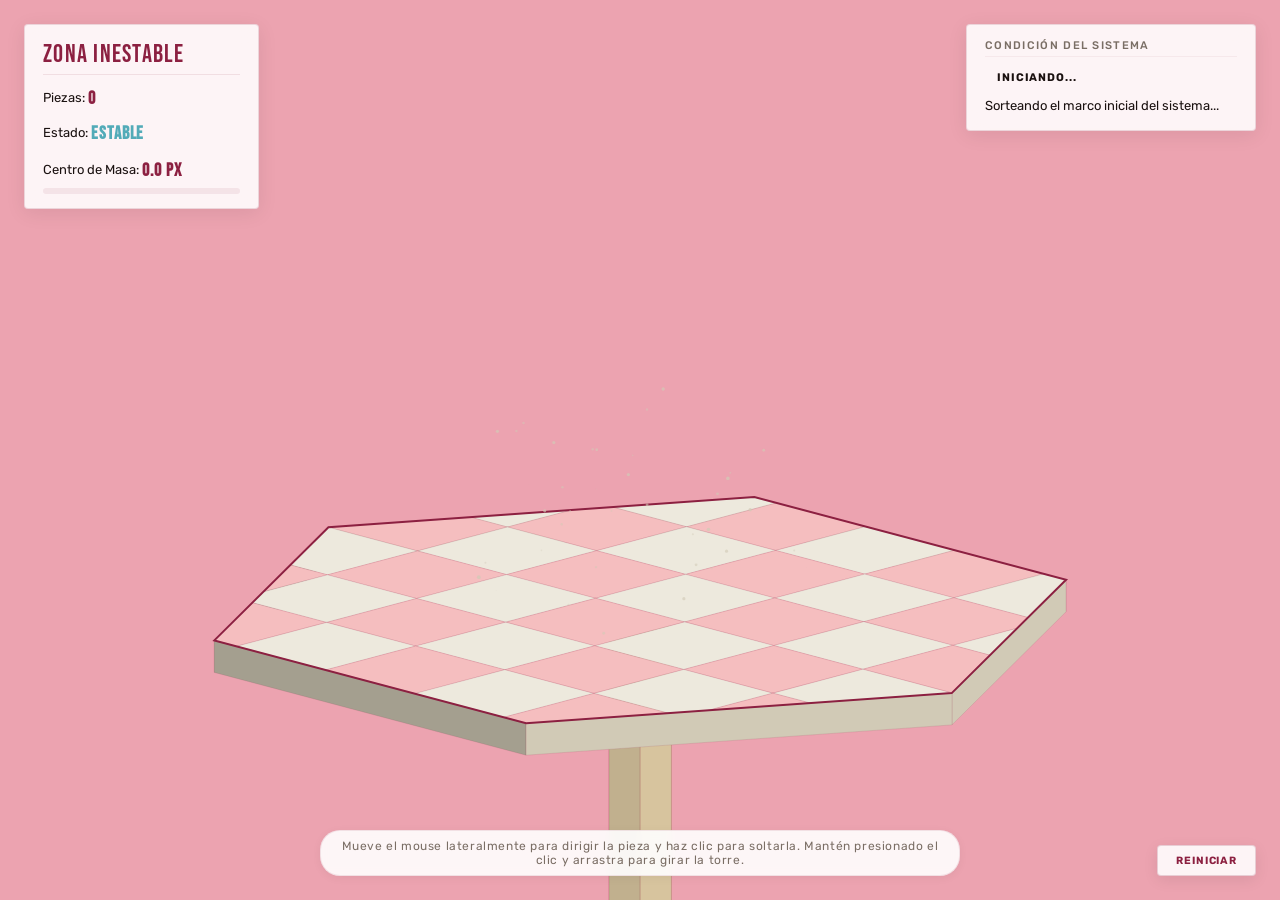
<file: juego.html>
<!DOCTYPE html>
<html lang="es">
<head>
  <meta charset="UTF-8">
  <meta name="viewport" content="width=device-width, initial-scale=1.0">
  <title>Zona Inestable — Experiencia Interactiva 3D</title>
  <link rel="preconnect" href="https://fonts.googleapis.com">
  <link href="https://fonts.googleapis.com/css2?family=Bebas+Neue&family=Rubik:wght@400;500;700;900&display=swap" rel="stylesheet">
  <link rel="stylesheet" href="juego.css">
</head>
<body>

  <!-- Contenedor Pantalla Completa de la Experiencia -->
  <div class="fullscreen-container" id="canvas-container">
    <!-- Canvas para dibujar la plataforma única en perspectiva isométrica -->
    <canvas id="tower-canvas"></canvas>
    
    <!-- Instrucción inferior -->
    <div class="canvas-instruction">
      Mueve el mouse lateralmente para dirigir la pieza y haz clic para soltarla. Mantén presionado el clic y arrastra para girar la torre.
    </div>
    
    <!-- Widget Superior Izquierdo: Métricas del Sistema -->
    <div class="overlay-panel top-left-panel">
      <div class="panel-title">Zona Inestable</div>
      <div class="panel-row">Piezas: <strong id="pieces-count">0</strong></div>
      <div class="panel-row">Estado: <strong id="system-state" style="color: #52ABB8;">Estable</strong></div>
      <div class="panel-row stability-row">
        <span>Centro de Masa: <strong id="stability-dev">0.0 px</strong></span>
        <div class="mini-bar">
          <div class="stability-fill" id="stability-fill" style="width: 0%;"></div>
        </div>
      </div>
    </div>

    <!-- Widget Superior Derecho: Condición del Azar -->
    <div class="overlay-panel top-right-panel" id="cond-card">
      <div class="panel-lbl">Condición del Sistema</div>
      <span class="cond-badge" id="cond-badge">Iniciando...</span>
      <div class="cond-desc" id="cond-desc">Sorteando el marco inicial del sistema...</div>
    </div>
    <button id="btn-reiniciar-directo" class="btn-reiniciar-directo" onclick="window.reiniciarExperiencia()">Reiniciar</button>
  </div>

  <!-- Modal de Colapso Crítico (Fin de Juego) -->
  <div id="collapse-modal" class="modal-overlay oculto">
    <div class="modal-box">
      <div class="modal-ey">Tensión Crítica</div>
      <div class="modal-tit">Colapso del Sistema</div>
      <div class="modal-desc">
        "La estabilidad nunca fue permanente. Cada condición transformó las posibilidades del sistema."
      </div>
      <div class="modal-stats">
        <div class="m-st">
          <div class="m-num" id="final-pieces">0</div>
          <div class="m-lbl">Piezas Asentadas</div>
        </div>
      </div>
      <div class="modal-opts">
        <button class="m-opt prim" onclick="reiniciarExperiencia()">Reiniciar Experiencia</button>
        <button class="m-opt" onclick="volverLanding()">Volver al Landing</button>
      </div>
    </div>
  </div>

  <script src="magia.js"></script>
</body>
</html>
</file>
<file: juego.css>
/* ══════════════════════════════════════════
   ZONA INESTABLE — paraprobar.css
   Estilo Editorial Contemporáneo & Simulador
   ══════════════════════════════════════════ */

*, *::before, *::after { box-sizing: border-box; margin: 0; padding: 0; }

:root {
  --crema:       #EDE9DD;
  --celeste:     #52ABB8;
  --frambuesa:   #8C2041;
  --rosa:        #F5BEBF;
  --frambuesa-d: #6a1830;
  --dark:        #1a1110;
  --muted:       #7a6e65;
  --white:       #ffffff;
}

/* Personalización del Scrollbar General */
html {
  scrollbar-width: thin;
  scrollbar-color: var(--frambuesa) #FEFBF2;
}

::-webkit-scrollbar {
  width: 10px;
  height: 10px;
}

::-webkit-scrollbar-track {
  background: #FEFBF2;
  border-left: 1px solid rgba(140, 32, 65, 0.08);
}

::-webkit-scrollbar-thumb {
  background: var(--frambuesa);
  border-radius: 5px;
  border: 2px solid #FEFBF2;
}

::-webkit-scrollbar-thumb:hover {
  background: var(--frambuesa-d);
}

body {
  background: var(--crema);
  color: var(--dark);
  font-family: 'Rubik', sans-serif;
  overflow: hidden;
  height: 100vh;
  width: 100vw;
}

/* ─── CABECERA ─── */
.exp-hdr {
  background: var(--frambuesa);
  color: var(--white);
  padding: 14px 28px;
  display: flex;
  justify-content: space-between;
  align-items: center;
  flex-shrink: 0;
  z-index: 100;
  height: 54px;
}
.exp-hdr-l {
  font-size: 11px;
  letter-spacing: .15em;
  text-transform: uppercase;
  font-weight: 500;
}
.exp-hdr-r {
  display: flex;
  gap: 24px;
  font-size: 11px;
  color: rgba(255,255,255,.6);
}
.exp-hdr-r strong {
  color: var(--rosa);
  font-weight: 500;
}

/* ─── CUERPO PRINCIPAL ─── */
.exp-body {
  display: grid;
  grid-template-columns: 1.15fr 0.85fr;
  height: calc(100vh - 54px);
  width: 100%;
  overflow: hidden;
  position: relative;
}

/* ─── COLUMNA IZQUIERDA: CANVAS ─── */
.exp-left {
  height: 100%;
  width: 100%;
  display: flex;
  align-items: center;
  justify-content: center;
  padding: 20px;
  background: #ECA3B0; /* Dusty pink background matching Figma */
  position: relative;
}
.canvas-container {
  width: 100%;
  height: 100%;
  max-width: 600px;
  max-height: 600px;
  position: relative;
  display: flex;
  flex-direction: column;
  align-items: center;
  justify-content: center;
}
#tower-canvas {
  width: 100%;
  height: 100%;
  background: transparent;
  cursor: grab; /* Cursor para deslizarse */
}
.canvas-instruction {
  position: absolute;
  bottom: -5px;
  font-size: 10px;
  color: var(--muted);
  text-align: center;
  letter-spacing: 0.05em;
  background: rgba(232, 227, 213, 0.9);
  padding: 4px 12px;
  border-radius: 20px;
  border: 1px solid rgba(140, 32, 65, 0.06);
}

/* ─── COLUMNA DERECHA: PANEL DE CONTROL ─── */
.exp-right {
  height: 100%;
  overflow-y: auto;
  border-left: 1px solid rgba(140, 32, 65, 0.08);
  padding: 24px;
  display: flex;
  flex-direction: column;
  gap: 16px;
  background: var(--white);
  justify-content: flex-start;
}

/* Tarjetas */
.card {
  border: 1px solid rgba(140, 32, 65, 0.1);
  border-radius: 3px;
  padding: 16px 20px;
  background: var(--white);
  display: flex;
  flex-direction: column;
  gap: 8px;
}
.card-lbl {
  font-size: 9px;
  letter-spacing: .12em;
  text-transform: uppercase;
  color: var(--muted);
  font-weight: 500;
  border-bottom: 1px solid rgba(140, 32, 65, 0.06);
  padding-bottom: 6px;
}

/* Guía rápida */
.tutorial-card {
  border: 1px solid rgba(140, 32, 65, 0.12);
  border-left: 4px solid var(--frambuesa);
  border-radius: 3px;
  padding: 14px 18px;
  background: #FAF9F6;
}
.tut-header {
  font-size: 11px;
  letter-spacing: .12em;
  text-transform: uppercase;
  color: var(--frambuesa);
  font-weight: bold;
  margin-bottom: 6px;
}
.tut-desc {
  font-size: 11.5px;
  line-height: 1.5;
  color: var(--dark);
}
.tut-desc strong {
  color: var(--frambuesa);
}

/* Condición activa */
.cond-info-wrap {
  display: flex;
  flex-direction: column;
  gap: 10px;
  margin-top: 4px;
}
.cond-badge {
  align-self: flex-start;
  font-size: 11px;
  letter-spacing: .08em;
  text-transform: uppercase;
  padding: 4px 12px;
  border-radius: 3px;
  font-weight: bold;
}
/* Estilos dinámicos para los modificadores */
.cond-badge.b-peso      { background: rgba(140, 32, 65, 0.12); color: var(--frambuesa); }
.cond-badge.b-tamaño    { background: rgba(26, 107, 120, 0.12); color: #1a6b78; }
.cond-badge.b-forma     { background: rgba(90, 66, 21, 0.12); color: #5a4215; }
.cond-badge.b-viento    { background: rgba(166, 221, 229, 0.35); color: #1a5c65; }
.cond-badge.b-vibración { background: rgba(122, 110, 101, 0.18); color: var(--dark); }
.cond-badge.b-inercia   { background: rgba(140, 32, 65, 0.08); color: var(--frambuesa-d); border: 1px dashed var(--frambuesa); }
.cond-badge.b-gravedad  { background: rgba(245, 190, 191, 0.45); color: var(--frambuesa-d); }

.cond-desc {
  font-size: 13px;
  line-height: 1.5;
  color: var(--dark);
}

/* Estabilidad */
.stability-wrap {
  display: flex;
  flex-direction: column;
  gap: 10px;
  margin-top: 4px;
}
.stability-badge {
  align-self: flex-start;
  font-size: 11px;
  letter-spacing: .08em;
  text-transform: uppercase;
  padding: 4px 12px;
  border-radius: 3px;
  font-weight: bold;
  transition: all 0.3s;
}
.stability-badge.estable   { background: rgba(45, 92, 58, 0.12); color: #2d5c3a; }
.stability-badge.inestable { background: rgba(90, 66, 21, 0.12); color: #5a4215; }
.stability-badge.critico   { background: rgba(140, 32, 65, 0.12); color: var(--frambuesa); }

.stability-bar {
  width: 100%;
  height: 8px;
  background: rgba(140, 32, 65, 0.08);
  border-radius: 4px;
  overflow: hidden;
  border: 1px solid rgba(140, 32, 65, 0.04);
}
.stability-fill {
  height: 100%;
  width: 0%;
  background: #2d5c3a;
  border-radius: 4px;
  transition: width 0.4s cubic-bezier(0.25, 0.8, 0.25, 1), background-color 0.4s;
}
.stability-metrics {
  display: flex;
  justify-content: space-between;
  font-size: 11px;
  color: var(--muted);
}
.stability-metrics strong {
  color: var(--dark);
}

/* Log de Impactos */
.exp-log {
  flex: 1;
  min-height: 140px;
  max-height: 200px;
}
.log-list {
  display: flex;
  flex-direction: column;
  gap: 6px;
  overflow-y: auto;
  flex: 1;
  padding-right: 6px;
}
.log-e {
  font-size: 11px;
  color: var(--muted);
  display: flex;
  gap: 10px;
  line-height: 1.4;
  align-items: flex-start;
}
.log-t {
  color: var(--frambuesa);
  font-weight: bold;
  min-width: 24px;
}
.log-txt {
  color: var(--dark);
}
.log-e.alert .log-txt {
  color: var(--frambuesa);
  font-weight: 500;
}

/* ─── MODAL DE COLAPSO ─── */
.modal-overlay {
  position: absolute;
  inset: 0;
  background: rgba(237, 233, 221, 0.97);
  display: flex;
  align-items: center;
  justify-content: center;
  z-index: 200;
}
.modal-box {
  background: var(--white);
  border-top: 4px solid var(--frambuesa);
  border-radius: 3px;
  padding: 36px 42px;
  max-width: 440px;
  width: 90%;
  text-align: center;
  box-shadow: 0 12px 30px rgba(26, 17, 16, 0.15);
  animation: modalIn 0.3s cubic-bezier(0.25, 0.8, 0.25, 1);
}
@keyframes modalIn {
  from { transform: scale(.93); opacity: 0; }
  to { transform: scale(1); opacity: 1; }
}
.modal-ey {
  font-size: 13px;
  letter-spacing: .18em;
  text-transform: uppercase;
  color: var(--frambuesa);
  font-weight: bold;
  margin-bottom: 12px;
}
.modal-tit {
  font-family: 'Bebas Neue', sans-serif;
  font-size: 44px;
  letter-spacing: 0.05em;
  color: var(--dark);
  margin-bottom: 16px;
  line-height: 1.1;
}
.modal-desc {
  font-size: 16px;
  line-height: 1.8;
  color: var(--muted);
  margin-bottom: 26px;
  font-style: italic;
  background: #FAF9F6;
  padding: 14px 20px;
  border-radius: 2px;
  border-left: 3px solid var(--rosa);
}
.modal-stats {
  display: flex;
  justify-content: center;
  gap: 40px;
  margin-bottom: 32px;
}
.m-st {
  text-align: center;
}
.m-num {
  font-family: 'Bebas Neue', sans-serif;
  font-size: 64px;
  letter-spacing: 0.02em;
  color: var(--frambuesa);
  line-height: 1;
}
.m-lbl {
  font-size: 12px;
  letter-spacing: .08em;
  text-transform: uppercase;
  color: var(--muted);
  margin-top: 6px;
}
.modal-opts {
  display: flex;
  flex-direction: column;
  gap: 10px;
}
.m-opt {
  font-family: 'Rubik', sans-serif;
  font-weight: 700;
  font-size: 14px;
  letter-spacing: .08em;
  text-transform: uppercase;
  padding: 12px 18px;
  border-radius: 2px;
  border: 1px solid rgba(140, 32, 65, 0.22);
  background: var(--white);
  color: var(--dark);
  cursor: pointer;
  transition: all .15s;
  width: 100%;
}
.m-opt:hover {
  background: rgba(140,32,65,.05);
  border-color: var(--frambuesa);
}
.m-opt.prim {
  background: var(--frambuesa);
  color: var(--white);
  border-color: var(--frambuesa);
}
.m-opt.prim:hover {
  background: var(--frambuesa-d);
}

/* Utilidades */
.oculto { display: none !important; }

/* Temblor Terremoto para el Canvas */
@keyframes shakeCanvas {
  0% { transform: translate(1px, 1px); }
  10% { transform: translate(-1.5px, -1px); }
  20% { transform: translate(-2px, 0px); }
  30% { transform: translate(0px, 1.5px); }
  40% { transform: translate(1px, -1px); }
  50% { transform: translate(-1px, 1.5px); }
  60% { transform: translate(-2px, 0.5px); }
  70% { transform: translate(1.5px, 1px); }
  80% { transform: translate(-1px, -1px); }
  90% { transform: translate(2px, 1px); }
  100% { transform: translate(1px, -1.5px); }
}
.vibrando-tablero {
  animation: shakeCanvas 0.12s infinite;
}

/* Fullscreen Viewport & Overlay Panels */
.fullscreen-container {
  position: relative;
  width: 100vw;
  height: 100vh;
  overflow: hidden;
  background: #ECA3B0;
}

#tower-canvas {
  width: 100%;
  height: 100%;
  display: block;
  cursor: grab;
}

.overlay-panel {
  position: absolute;
  background: rgba(255, 255, 255, 0.88);
  backdrop-filter: blur(10px);
  -webkit-backdrop-filter: blur(10px);
  border: 1px solid rgba(140, 32, 65, 0.15);
  border-radius: 4px;
  padding: 14px 18px;
  display: flex;
  flex-direction: column;
  gap: 8px;
  z-index: 10;
  box-shadow: 0 4px 20px rgba(26, 17, 16, 0.08);
}

.top-left-panel {
  top: 24px;
  left: 24px;
  width: 235px;
}

.top-right-panel {
  top: 24px;
  right: 24px;
  width: 290px;
}

.panel-title {
  font-family: 'Bebas Neue', sans-serif;
  font-size: 25px;
  letter-spacing: 0.05em;
  color: var(--frambuesa);
  border-bottom: 1px solid rgba(140, 32, 65, 0.1);
  padding-bottom: 4px;
  margin-bottom: 2px;
}

.panel-lbl {
  font-size: 11px;
  letter-spacing: .12em;
  text-transform: uppercase;
  color: var(--muted);
  font-weight: 500;
  border-bottom: 1px solid rgba(140, 32, 65, 0.06);
  padding-bottom: 4px;
  margin-bottom: 2px;
}

.panel-row {
  font-size: 13px;
  color: var(--dark);
  line-height: 1.5;
}

.panel-row strong {
  color: var(--frambuesa);
  font-family: 'Bebas Neue', sans-serif;
  font-size: 18px;
  letter-spacing: 0.05em;
  vertical-align: middle;
}

.stability-row strong {
  font-family: 'Bebas Neue', sans-serif;
  font-size: 18px;
  letter-spacing: 0.05em;
  vertical-align: middle;
}

.stability-row {
  display: flex;
  flex-direction: column;
  gap: 4px;
  margin-top: 2px;
}

.mini-bar {
  width: 100%;
  height: 6px;
  background: rgba(140, 32, 65, 0.08);
  border-radius: 3px;
  overflow: hidden;
}

.canvas-instruction {
  position: absolute;
  bottom: 24px;
  left: 50%;
  transform: translateX(-50%);
  z-index: 10;
  font-size: 12px;
  color: var(--muted);
  background: rgba(255, 255, 255, 0.9);
  backdrop-filter: blur(5px);
  -webkit-backdrop-filter: blur(5px);
  padding: 8px 18px;
  border-radius: 20px;
  border: 1px solid rgba(140, 32, 65, 0.1);
  box-shadow: 0 2px 10px rgba(0, 0, 0, 0.05);
}

/* Botón directo para reiniciar en la esquina inferior derecha */
.btn-reiniciar-directo {
  position: absolute;
  bottom: 24px;
  right: 24px;
  z-index: 100;
  font-family: 'Rubik', sans-serif;
  font-weight: 700;
  font-size: 10.5px;
  letter-spacing: .08em;
  text-transform: uppercase;
  padding: 8px 18px;
  border-radius: 4px;
  border: 1px solid rgba(140, 32, 65, 0.18);
  background: rgba(255, 255, 255, 0.88);
  backdrop-filter: blur(10px);
  -webkit-backdrop-filter: blur(10px);
  color: var(--frambuesa);
  cursor: pointer;
  transition: all .2s cubic-bezier(0.25, 0.8, 0.25, 1);
  box-shadow: 0 4px 15px rgba(26, 17, 16, 0.08);
}

.btn-reiniciar-directo:hover {
  background: var(--frambuesa);
  color: var(--white);
  border-color: var(--frambuesa);
  transform: translateY(-2px);
  box-shadow: 0 6px 20px rgba(140, 32, 65, 0.15);
}

.btn-reiniciar-directo:active {
  transform: translateY(0);
}

/* ================================= */
/* AJUSTES PARA PANTALLAS GRANDES (TV/4K) */
/* ================================= */
@media (min-width: 2500px) {
  /* Escalar paneles y tipografías en televisores */
  .top-left-panel {
    top: 40px;
    left: 40px;
    width: 350px;
    padding: 22px 28px;
    gap: 12px;
  }
  
  .top-right-panel {
    top: 40px;
    right: 40px;
    width: 440px;
    padding: 22px 28px;
    gap: 12px;
  }

  .panel-title {
    font-size: 36px;
    padding-bottom: 6px;
  }

  .panel-lbl {
    font-size: 15px;
    padding-bottom: 6px;
  }

  .panel-row {
    font-size: 18px;
  }

  .panel-row strong, .stability-row strong {
    font-size: 26px;
  }

  .cond-badge {
    font-size: 16px;
    padding: 6px 16px;
  }

  .cond-desc {
    font-size: 19px;
  }

  .mini-bar {
    height: 10px;
  }

  .canvas-instruction {
    bottom: 40px;
    font-size: 18px;
    padding: 12px 28px;
  }

  .btn-reiniciar-directo {
    bottom: 40px;
    right: 40px;
    font-size: 18px;
    padding: 14px 30px;
    border-radius: 6px;
  }

  /* Modal de colapso a gran escala */
  .modal-box {
    max-width: 600px;
    padding: 50px 60px;
  }
  .modal-ey { font-size: 18px; }
  .modal-tit { font-size: 60px; }
  .modal-desc { font-size: 22px; }
  .m-num { font-size: 90px; }
  .m-lbl { font-size: 18px; }
  .m-opt { font-size: 20px; padding: 16px 24px; }
}
</file>
